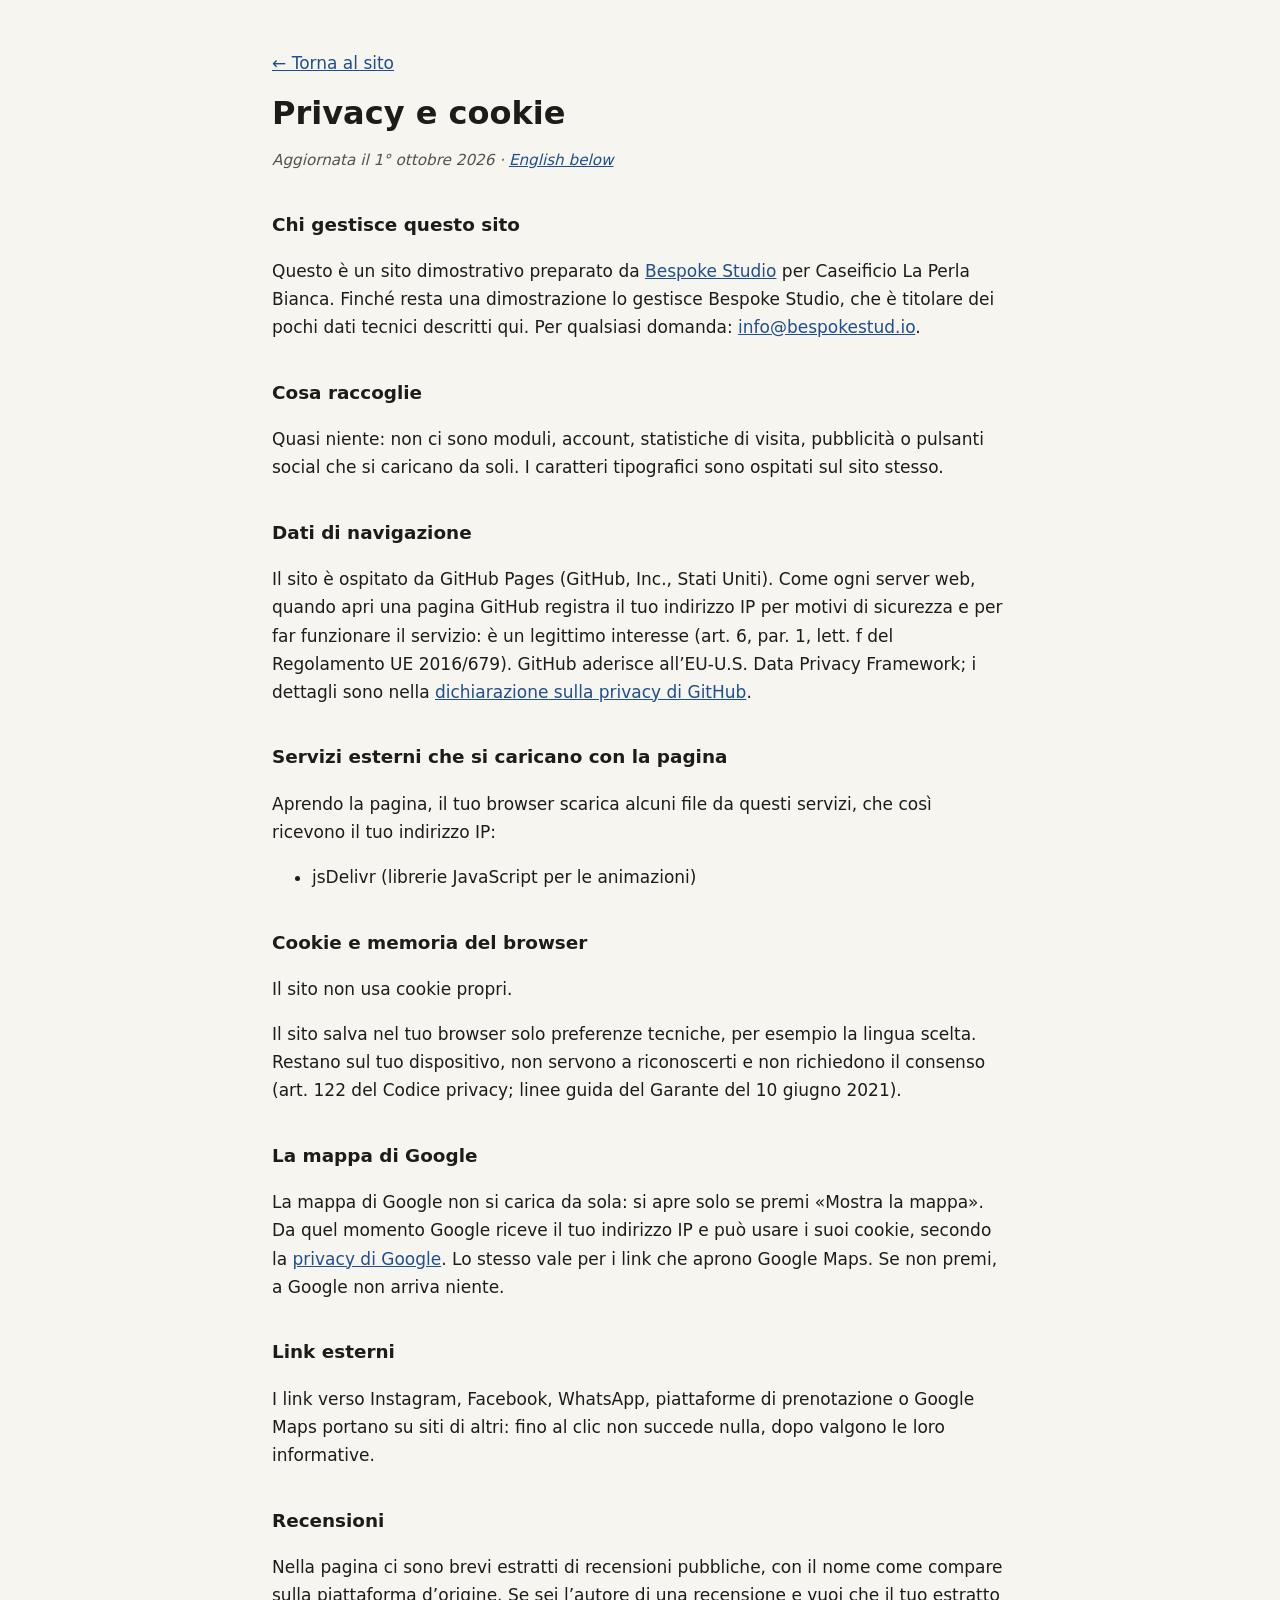
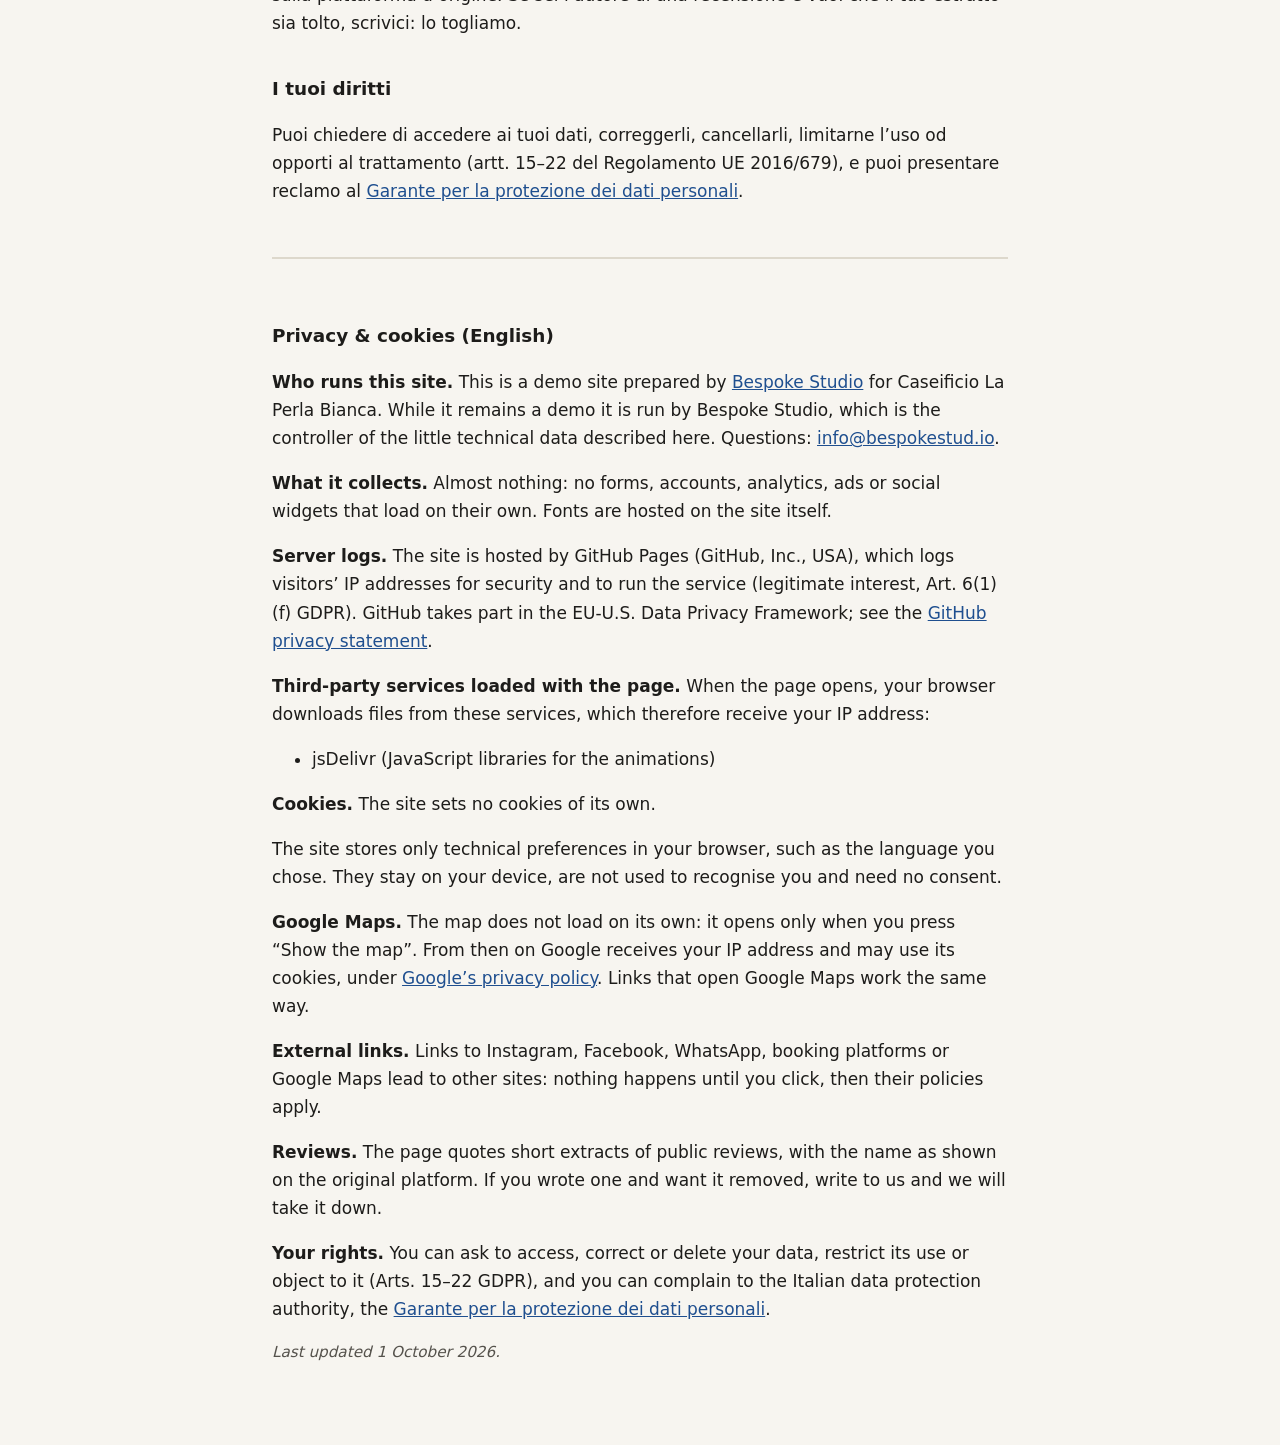
<file: privacy.html>
<!DOCTYPE html>
<html lang="it">
<head>
  <meta charset="UTF-8">
  <meta name="viewport" content="width=device-width, initial-scale=1.0">
  <meta name="robots" content="noindex">
  <title>Privacy e cookie · Caseificio La Perla Bianca</title>
  <meta name="description" content="Informativa privacy e cookie del sito Caseificio La Perla Bianca.">
  <style>
    body { margin: 0; background: #f7f5f0; color: #1d1c1a; font: 17px/1.65 system-ui, -apple-system, "Segoe UI", Roboto, sans-serif; }
    main { max-width: 46rem; margin: 0 auto; padding: 32px 20px 64px; }
    h1 { font-size: 2rem; line-height: 1.2; margin: 0.4em 0 0.2em; }
    h2 { font-size: 1.15rem; margin: 2em 0 0.4em; }
    a { color: #1f4f8f; }
    .data { color: #55524c; font-style: italic; font-size: 0.95rem; }
    .en { margin-top: 3em; padding-top: 1.5em; border-top: 2px solid #ddd8cc; }
    code { font-size: 0.9em; background: #ebe7dc; padding: 0 4px; border-radius: 3px; }
  </style>
</head>
<body>
<main>
  <p><a href="index.html">← Torna al sito</a></p>
  <h1>Privacy e cookie</h1>
  <p class="data">Aggiornata il 1° ottobre 2026 · <a href="#english" lang="en">English below</a></p>
  <h2>Chi gestisce questo sito</h2>
  <p>Questo è un sito dimostrativo preparato da <a href="https://bespokestud.io" rel="noopener">Bespoke Studio</a> per Caseificio La Perla Bianca. Finché resta una dimostrazione lo gestisce Bespoke Studio, che è titolare dei pochi dati tecnici descritti qui. Per qualsiasi domanda: <a href="mailto:info@bespokestud.io">info@bespokestud.io</a>.</p>
  <h2>Cosa raccoglie</h2>
  <p>Quasi niente: non ci sono moduli, account, statistiche di visita, pubblicità o pulsanti social che si caricano da soli. I caratteri tipografici sono ospitati sul sito stesso.</p>
  <h2>Dati di navigazione</h2>
  <p>Il sito è ospitato da GitHub Pages (GitHub, Inc., Stati Uniti). Come ogni server web, quando apri una pagina GitHub registra il tuo indirizzo IP per motivi di sicurezza e per far funzionare il servizio: è un legittimo interesse (art. 6, par. 1, lett. f del Regolamento UE 2016/679). GitHub aderisce all’EU-U.S. Data Privacy Framework; i dettagli sono nella <a href="https://docs.github.com/site-policy/privacy-policies/github-general-privacy-statement" rel="noopener">dichiarazione sulla privacy di GitHub</a>.</p>
  <h2>Servizi esterni che si caricano con la pagina</h2>
  <p>Aprendo la pagina, il tuo browser scarica alcuni file da questi servizi, che così ricevono il tuo indirizzo IP:</p>
  <ul><li>jsDelivr (librerie JavaScript per le animazioni)</li></ul>
  <h2>Cookie e memoria del browser</h2>
  <p>Il sito non usa cookie propri.</p>
  <p>Il sito salva nel tuo browser solo preferenze tecniche, per esempio la lingua scelta. Restano sul tuo dispositivo, non servono a riconoscerti e non richiedono il consenso (art. 122 del Codice privacy; linee guida del Garante del 10 giugno 2021).</p>
  <h2>La mappa di Google</h2>
  <p>La mappa di Google non si carica da sola: si apre solo se premi «Mostra la mappa». Da quel momento Google riceve il tuo indirizzo IP e può usare i suoi cookie, secondo la <a href="https://policies.google.com/privacy?hl=it" rel="noopener">privacy di Google</a>. Lo stesso vale per i link che aprono Google Maps. Se non premi, a Google non arriva niente.</p>
  <h2>Link esterni</h2>
  <p>I link verso Instagram, Facebook, WhatsApp, piattaforme di prenotazione o Google Maps portano su siti di altri: fino al clic non succede nulla, dopo valgono le loro informative.</p>
  <h2>Recensioni</h2>
  <p>Nella pagina ci sono brevi estratti di recensioni pubbliche, con il nome come compare sulla piattaforma d’origine. Se sei l’autore di una recensione e vuoi che il tuo estratto sia tolto, scrivici: lo togliamo.</p>
  <h2>I tuoi diritti</h2>
  <p>Puoi chiedere di accedere ai tuoi dati, correggerli, cancellarli, limitarne l’uso od opporti al trattamento (artt. 15–22 del Regolamento UE 2016/679), e puoi presentare reclamo al <a href="https://www.garanteprivacy.it" rel="noopener">Garante per la protezione dei dati personali</a>.</p>
  <div class="en" id="english" lang="en">
    <h2>Privacy &amp; cookies (English)</h2>
    <p><strong>Who runs this site.</strong> This is a demo site prepared by <a href="https://bespokestud.io" rel="noopener">Bespoke Studio</a> for Caseificio La Perla Bianca. While it remains a demo it is run by Bespoke Studio, which is the controller of the little technical data described here. Questions: <a href="mailto:info@bespokestud.io">info@bespokestud.io</a>.</p>
    <p><strong>What it collects.</strong> Almost nothing: no forms, accounts, analytics, ads or social widgets that load on their own. Fonts are hosted on the site itself.</p>
    <p><strong>Server logs.</strong> The site is hosted by GitHub Pages (GitHub, Inc., USA), which logs visitors’ IP addresses for security and to run the service (legitimate interest, Art. 6(1)(f) GDPR). GitHub takes part in the EU-U.S. Data Privacy Framework; see the <a href="https://docs.github.com/site-policy/privacy-policies/github-general-privacy-statement" rel="noopener">GitHub privacy statement</a>.</p>
    <p><strong>Third-party services loaded with the page.</strong> When the page opens, your browser downloads files from these services, which therefore receive your IP address:</p><ul><li>jsDelivr (JavaScript libraries for the animations)</li></ul>
    <p><strong>Cookies.</strong> The site sets no cookies of its own.</p>
    <p>The site stores only technical preferences in your browser, such as the language you chose. They stay on your device, are not used to recognise you and need no consent.</p>
    <p><strong>Google Maps.</strong> The map does not load on its own: it opens only when you press “Show the map”. From then on Google receives your IP address and may use its cookies, under <a href="https://policies.google.com/privacy?hl=en" rel="noopener">Google’s privacy policy</a>. Links that open Google Maps work the same way.</p>
    <p><strong>External links.</strong> Links to Instagram, Facebook, WhatsApp, booking platforms or Google Maps lead to other sites: nothing happens until you click, then their policies apply.</p>
    <p><strong>Reviews.</strong> The page quotes short extracts of public reviews, with the name as shown on the original platform. If you wrote one and want it removed, write to us and we will take it down.</p>
    <p><strong>Your rights.</strong> You can ask to access, correct or delete your data, restrict its use or object to it (Arts. 15–22 GDPR), and you can complain to the Italian data protection authority, the <a href="https://www.garanteprivacy.it" rel="noopener">Garante per la protezione dei dati personali</a>.</p>
    <p class="data">Last updated 1 October 2026.</p>
  </div>
</main>
</body>
</html>
</file>
